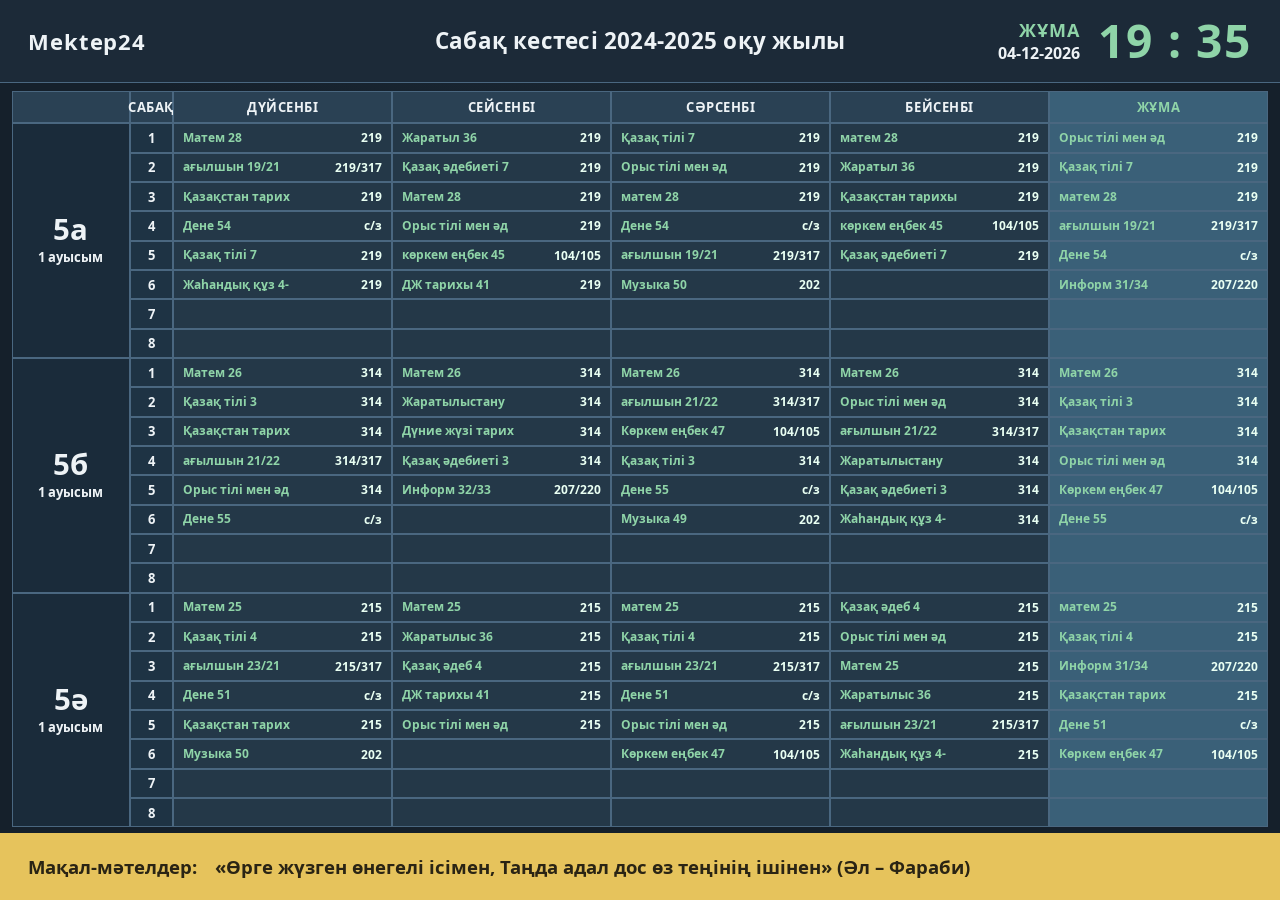
<file: index.html>
<!DOCTYPE html>
<html lang="kk">
<head>
  <meta charset="UTF-8">
  <meta name="viewport" content="width=device-width, initial-scale=1.0">
  <title>Сабақ кестесі — Mektep24</title>
  <link rel="stylesheet" href="css/dashboard.css">
</head>
<body>
  <div class="screen">
    <header class="topbar">
      <div class="brand">
        <span class="brand-name">Mektep24</span>
      </div>
      <h1 class="title">Сабақ кестесі 2024-2025 оқу жылы</h1>
      <div class="now">
        <div class="now-meta">
          <div id="day-name" class="day-name"></div>
          <div id="date" class="date"></div>
        </div>
        <div id="clock" class="clock">00 : 00</div>
      </div>
    </header>
    <main id="board" class="board"></main>
    <footer class="proverb">
      <span class="proverb-label">Мақал-мәтелдер:</span>
      <span class="proverb-text">«Өрге жүзген өнегелі ісімен, Таңда адал дос өз теңінің ішінен» (Әл – Фараби)</span>
    </footer>
  </div>
  <script src="data/schedule.js"></script>
  <script src="js/clock.js"></script>
  <script src="js/schedule.js"></script>
</body>
</html>
</file>
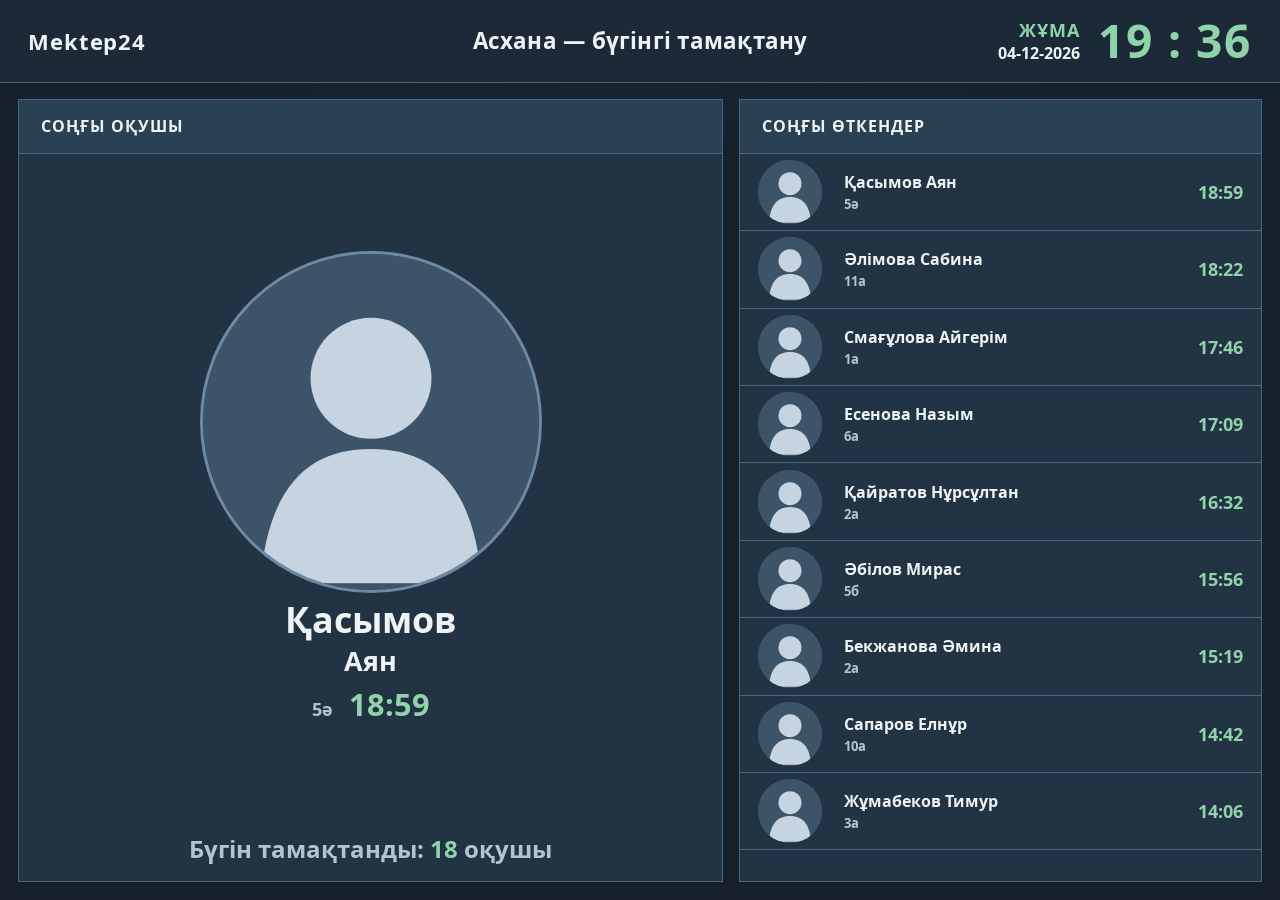
<file: canteen.html>
<!DOCTYPE html>
<html lang="kk">
<head>
  <meta charset="UTF-8">
  <meta name="viewport" content="width=device-width, initial-scale=1.0">
  <title>Асхана — Mektep24</title>
  <link rel="stylesheet" href="css/dashboard.css">
</head>
<body>
  <div class="screen">
    <header class="topbar">
      <div class="brand">
        <span class="brand-name">Mektep24</span>
      </div>
      <h1 class="title">Асхана — бүгінгі тамақтану</h1>
      <div class="now">
        <div class="now-meta">
          <div id="day-name" class="day-name"></div>
          <div id="date" class="date"></div>
        </div>
        <div id="clock" class="clock">00 : 00</div>
      </div>
    </header>
    <main class="canteen">
      <section class="panel last-panel">
        <h2 class="panel-label">Соңғы оқушы</h2>
        <div id="last-pupil" class="last-body"></div>
        <p class="meal-footnote">Бүгін тамақтанды: <span id="meal-count">0</span> оқушы</p>
      </section>
      <section class="panel feed-panel">
        <h2 class="panel-label">Соңғы өткендер</h2>
        <div id="pass-list" class="pass-list"></div>
      </section>
    </main>
  </div>
  <script src="data/students.js"></script>
  <script src="js/clock.js"></script>
  <script src="js/canteen.js"></script>
</body>
</html>
</file>
<file: css/dashboard.css>
@font-face {
  font-family: "Noto Sans";
  src: url("../assets/fonts/NotoSans-Regular.ttf") format("truetype");
  font-weight: 400;
  font-style: normal;
  font-display: swap;
}

@font-face {
  font-family: "Noto Sans";
  src: url("../assets/fonts/NotoSans-Bold.ttf") format("truetype");
  font-weight: 700;
  font-style: normal;
  font-display: swap;
}

:root {
  --bg: #15202b;
  --header: #1c2a38;
  --panel: #223344;
  --cell: #243848;
  --head-cell: #2a4154;
  --label: #1a2b3a;
  --num: #1e3344;
  --today: #3a6078;
  --line: #4a6780;
  --line-strong: #6d8aa0;
  --green: #8fd4a8;
  --text: #eef3f6;
  --muted: #b3c3d0;
  --yellow: #e6c35c;
  --ink: #2a2414;
  --avatar: #3d5368;
}

* { box-sizing: border-box; }

html, body {
  margin: 0;
  height: 100%;
  background: var(--bg);
  color: var(--text);
  font-family: "Noto Sans", "Liberation Sans", sans-serif;
  overflow: hidden;
  user-select: none;
}

p { margin: 0; }

.screen {
  height: 100%;
  display: flex;
  flex-direction: column;
  background:
    radial-gradient(1200px 400px at 50% -10%, rgba(90, 140, 170, 0.16), transparent 60%),
    var(--bg);
}

.topbar {
  flex: 0 0 9.2vh;
  min-height: 78px;
  display: grid;
  grid-template-columns: minmax(220px, 1fr) minmax(0, 1.6fr) minmax(280px, 1fr);
  align-items: center;
  gap: 18px;
  padding: 0 28px;
  background: var(--header);
  border-bottom: 1px solid var(--line);
}

.brand {
  display: flex;
  align-items: baseline;
  gap: 12px;
  min-width: 0;
}

.brand-name {
  font-size: clamp(22px, 1.7vw, 34px);
  font-weight: 700;
  letter-spacing: 0.04em;
  white-space: nowrap;
}

.title {
  margin: 0;
  text-align: center;
  font-size: clamp(22px, 1.75vw, 36px);
  font-weight: 700;
  letter-spacing: 0.01em;
  white-space: nowrap;
}

.now {
  display: flex;
  justify-content: flex-end;
  align-items: center;
  gap: 18px;
}

.now-meta { text-align: right; }

.day-name {
  color: var(--green);
  font-size: clamp(18px, 1.35vw, 28px);
  font-weight: 700;
  letter-spacing: 0.06em;
}

.date {
  font-size: clamp(16px, 1.1vw, 22px);
  font-weight: 700;
}

.clock {
  color: var(--green);
  font-size: clamp(42px, 3.6vw, 76px);
  font-weight: 700;
  letter-spacing: 0.04em;
  line-height: 0.9;
  font-variant-numeric: tabular-nums;
}

.board {
  flex: 1;
  min-height: 0;
  display: flex;
  flex-direction: column;
  padding: 8px 12px 6px;
  transition: opacity 0.32s ease;
}

.board.is-fading { opacity: 0; }

.sched-head,
.class-block {
  display: grid;
  grid-template-columns: 9.2vw 3.4vw repeat(5, minmax(0, 1fr));
}

.sched-head { flex: 0 0 3.6vh; min-height: 30px; }

.sched-body {
  flex: 1;
  min-height: 0;
  display: flex;
  flex-direction: column;
}

.class-block {
  flex: 1;
  min-height: 0;
  grid-template-rows: repeat(8, minmax(0, 1fr));
}

.class-block + .class-block { box-shadow: inset 0 3px 0 var(--line); }

.h, .num, .cell, .class-label {
  border: 1px solid var(--line);
  min-width: 0;
  min-height: 0;
}

.h {
  display: flex;
  align-items: center;
  justify-content: center;
  background: var(--head-cell);
  font-size: clamp(13px, 0.95vw, 20px);
  font-weight: 700;
  letter-spacing: 0.04em;
}

.h.is-today,
.cell.is-today,
.num.is-today { background: var(--today); }

.h.is-today { color: var(--green); }

.class-label {
  grid-row: 1 / span 8;
  grid-column: 1;
  display: flex;
  flex-direction: column;
  align-items: center;
  justify-content: center;
  gap: 0.4vh;
  background: var(--label);
}

.class-title {
  font-size: clamp(28px, 2.3vw, 48px);
  font-weight: 700;
  line-height: 1;
}

.class-shift {
  font-size: clamp(13px, 0.95vw, 20px);
  font-weight: 700;
}

.num {
  display: flex;
  align-items: center;
  justify-content: center;
  background: var(--num);
  font-size: clamp(13px, 0.9vw, 18px);
  font-weight: 700;
}

.cell {
  display: flex;
  align-items: center;
  justify-content: space-between;
  gap: 8px;
  padding: 0 0.7vw;
  background: var(--cell);
}

.subj {
  color: var(--green);
  font-size: clamp(12px, 0.86vw, 17px);
  font-weight: 700;
  line-height: 1.15;
  overflow: hidden;
  display: -webkit-box;
  -webkit-line-clamp: 2;
  -webkit-box-orient: vertical;
}

.room {
  color: #e9fff3;
  font-size: clamp(12px, 0.86vw, 17px);
  font-weight: 700;
  flex: 0 0 auto;
  font-variant-numeric: tabular-nums;
}

.proverb {
  flex: 0 0 7.4vh;
  min-height: 64px;
  display: flex;
  align-items: center;
  gap: 18px;
  padding: 0 28px;
  background: var(--yellow);
  color: var(--ink);
  font-size: clamp(18px, 1.45vw, 30px);
  font-weight: 700;
}

.proverb-label { white-space: nowrap; }

.proverb-text {
  min-width: 0;
  overflow: hidden;
  text-overflow: ellipsis;
  white-space: nowrap;
}

.canteen {
  flex: 1;
  min-height: 0;
  display: grid;
  grid-template-columns: 1.35fr 1fr;
  gap: 16px;
  padding: 16px 18px 18px;
}

.panel {
  min-height: 0;
  display: flex;
  flex-direction: column;
  background: var(--panel);
  border: 1px solid var(--line);
}

.panel-label {
  flex: 0 0 54px;
  margin: 0;
  display: flex;
  align-items: center;
  padding: 0 22px;
  background: var(--head-cell);
  border-bottom: 1px solid var(--line);
  font-size: clamp(16px, 1.15vw, 24px);
  font-weight: 700;
  letter-spacing: 0.06em;
  text-transform: uppercase;
}

.last-body {
  flex: 1;
  min-height: 0;
  display: flex;
  flex-direction: column;
  align-items: center;
  justify-content: center;
  gap: 8px;
  padding: 18px;
}

.meal-footnote {
  flex: 0 0 auto;
  margin: 0;
  padding: 10px 18px 16px;
  text-align: center;
  color: var(--muted);
  font-size: clamp(24px, 1.15vw, 22px);
  font-weight: 700;
}

.meal-footnote #meal-count {
  color: var(--green);
  font-variant-numeric: tabular-nums;
}

.meal-footnote #meal-count.is-bump { animation: bump 0.45s ease; }

.last-photo {
  flex: 0 0 auto;
  width: min(38vh, 28vw, 360px);
  height: min(38vh, 28vw, 360px);
  object-fit: cover;
  border-radius: 50%;
  border: 3px solid var(--line-strong);
  background: var(--avatar);
}

.last-surname {
  font-size: clamp(32px, 2.8vw, 58px);
  font-weight: 700;
  line-height: 1.05;
  text-align: center;
}

.last-name {
  font-size: clamp(26px, 2.1vw, 44px);
  font-weight: 700;
  line-height: 1.05;
  text-align: center;
}

.last-meta {
  display: flex;
  align-items: baseline;
  gap: 16px;
}

.last-grade {
  font-size: clamp(18px, 1.3vw, 28px);
  color: var(--muted);
  font-weight: 700;
}

.last-time {
  color: var(--green);
  font-size: clamp(28px, 2.4vw, 48px);
  font-weight: 700;
  font-variant-numeric: tabular-nums;
}

.last-empty, .list-empty {
  color: var(--muted);
  font-size: clamp(20px, 1.5vw, 30px);
  font-weight: 700;
  text-align: center;
}

.pass-list {
  flex: 1;
  min-height: 0;
  overflow: hidden;
}

.pass {
  display: grid;
  grid-template-columns: 72px minmax(0, 1fr) auto;
  gap: 14px;
  align-items: center;
  height: 8.6vh;
  min-height: 72px;
  padding: 0 18px;
  border-bottom: 1px solid var(--line);
}

.pass.is-new { animation: flash 1.3s ease; }

.pass img {
  width: 64px;
  height: 64px;
  object-fit: cover;
  border-radius: 50%;
  background: var(--avatar);
}

.pass-name {
  font-size: clamp(16px, 1.25vw, 26px);
  font-weight: 700;
  white-space: nowrap;
  overflow: hidden;
  text-overflow: ellipsis;
}

.pass-grade {
  margin-top: 2px;
  color: var(--muted);
  font-size: clamp(13px, 0.9vw, 18px);
  font-weight: 700;
}

.pass-time {
  color: var(--green);
  font-size: clamp(18px, 1.4vw, 30px);
  font-weight: 700;
  font-variant-numeric: tabular-nums;
}

@keyframes flash {
  from { background: rgba(143, 212, 168, 0.28); }
  to { background: transparent; }
}

@keyframes bump {
  0% { transform: scale(1); }
  40% { transform: scale(1.06); }
  100% { transform: scale(1); }
}
</file>
